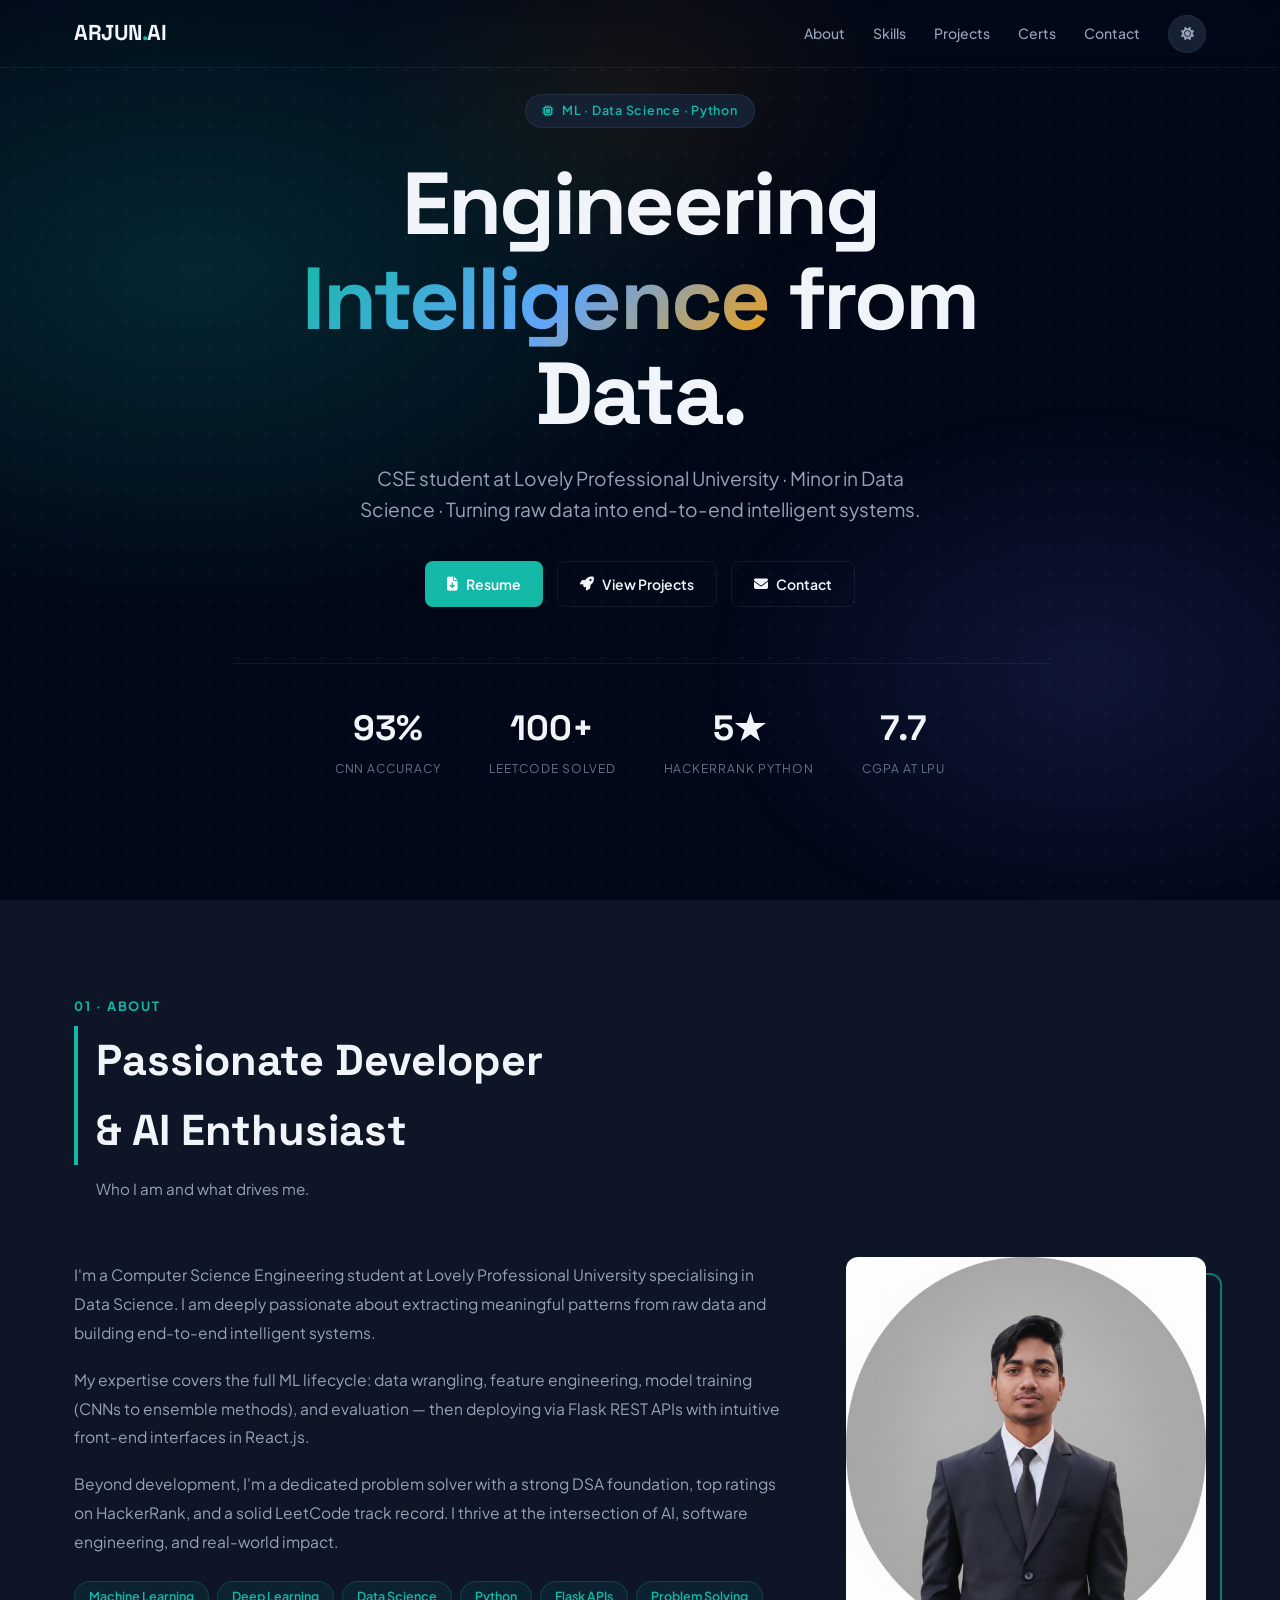
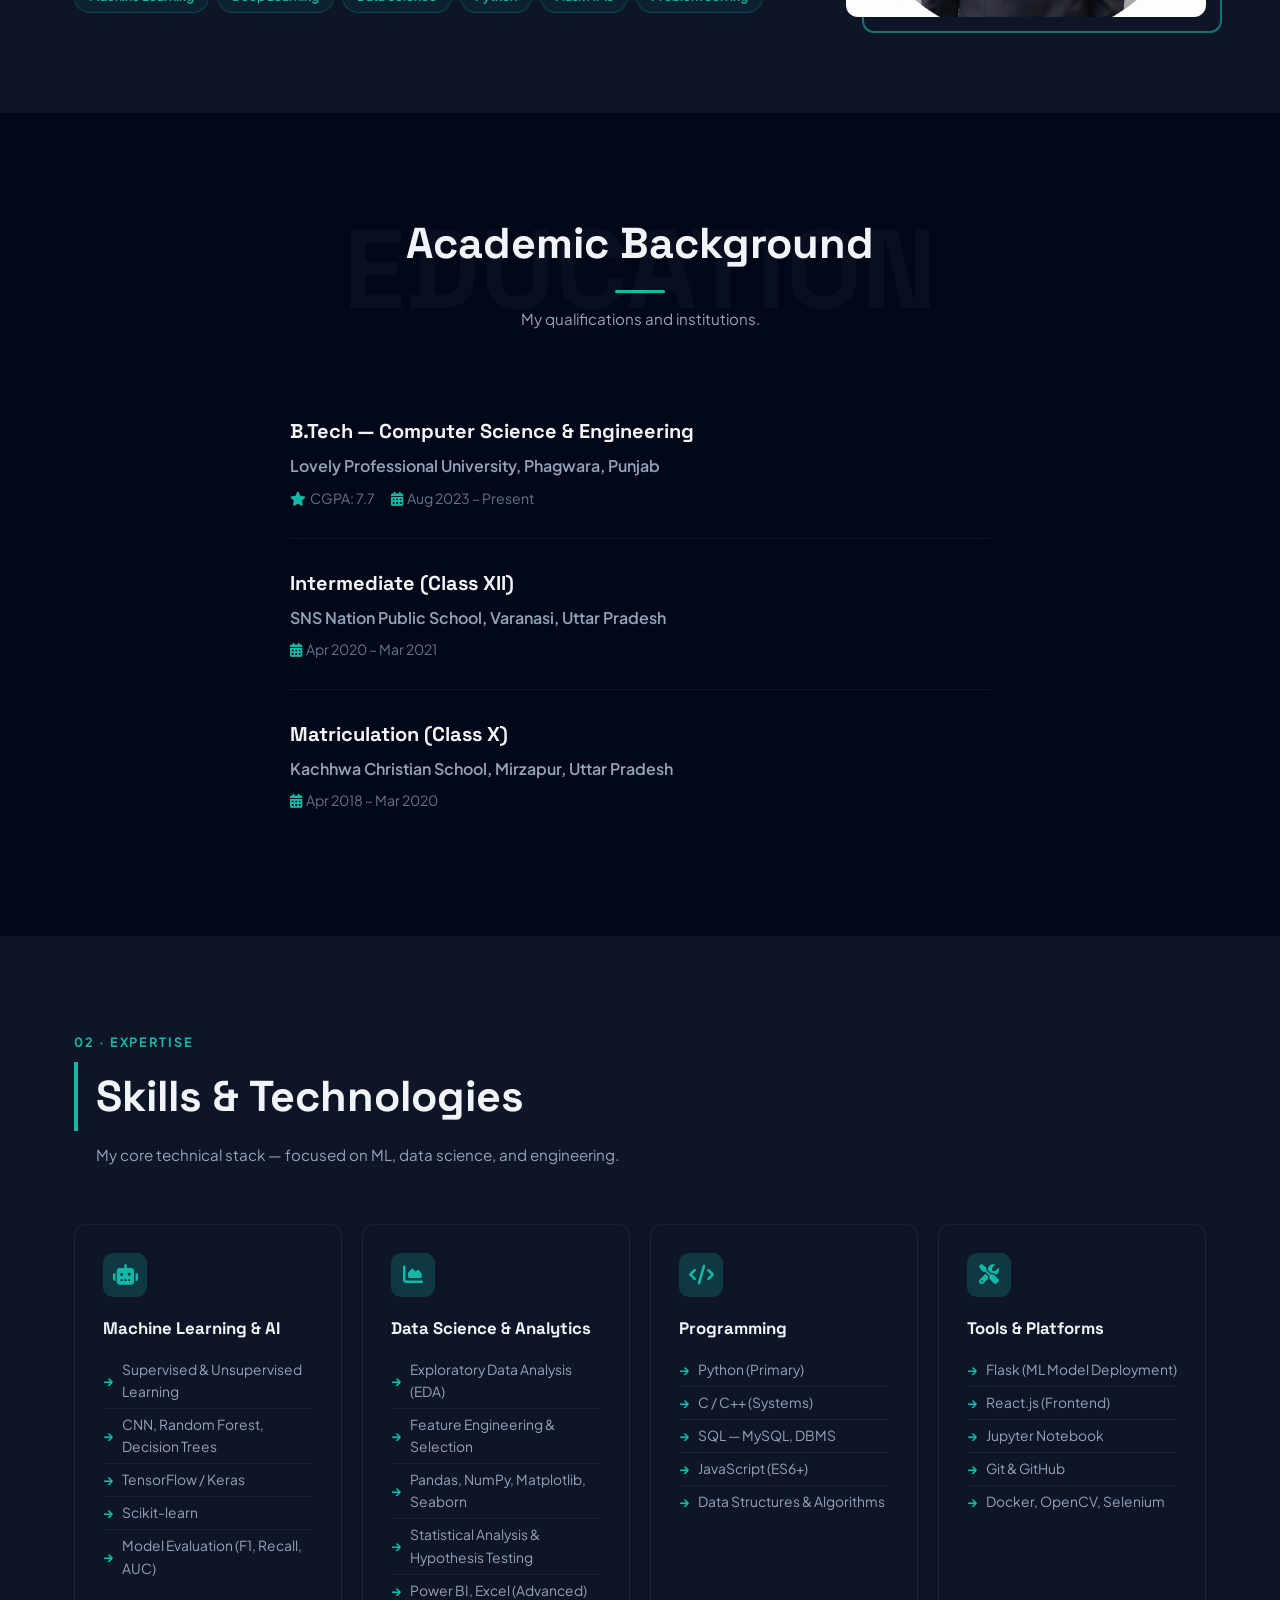
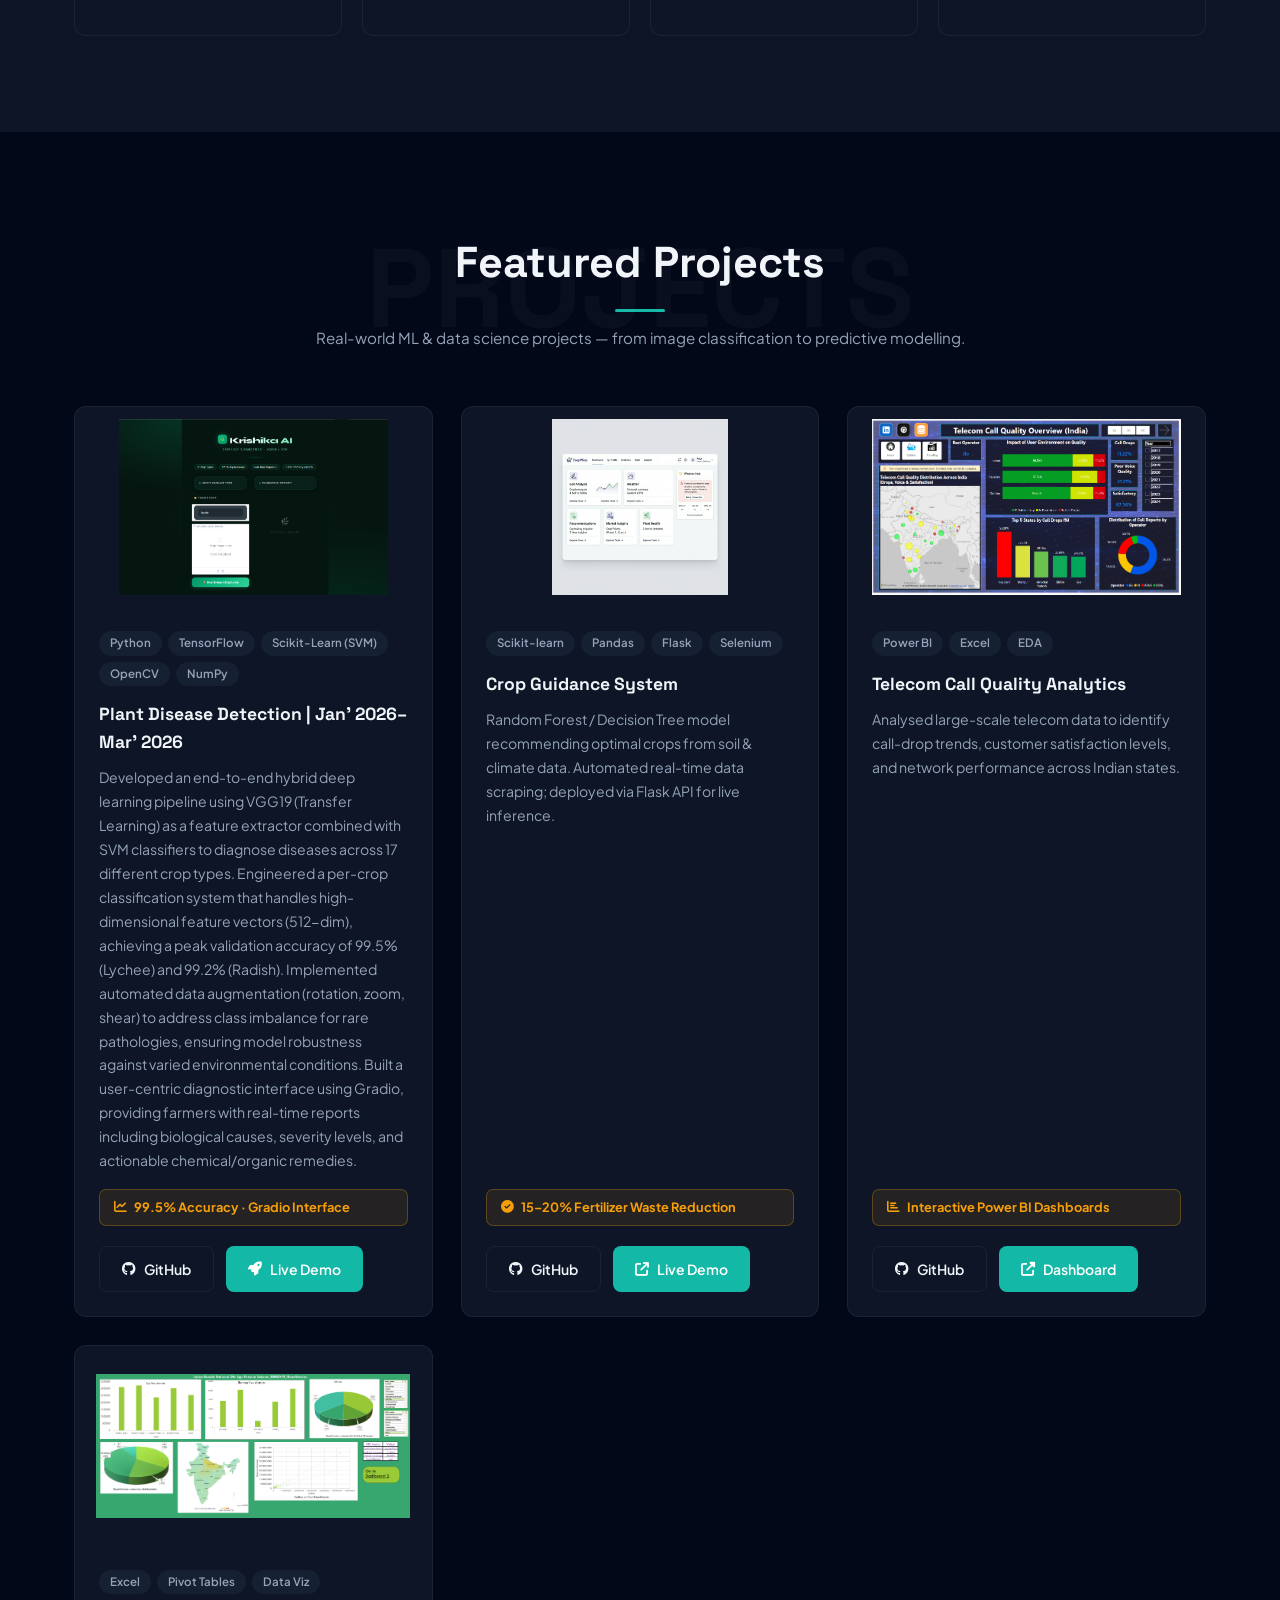
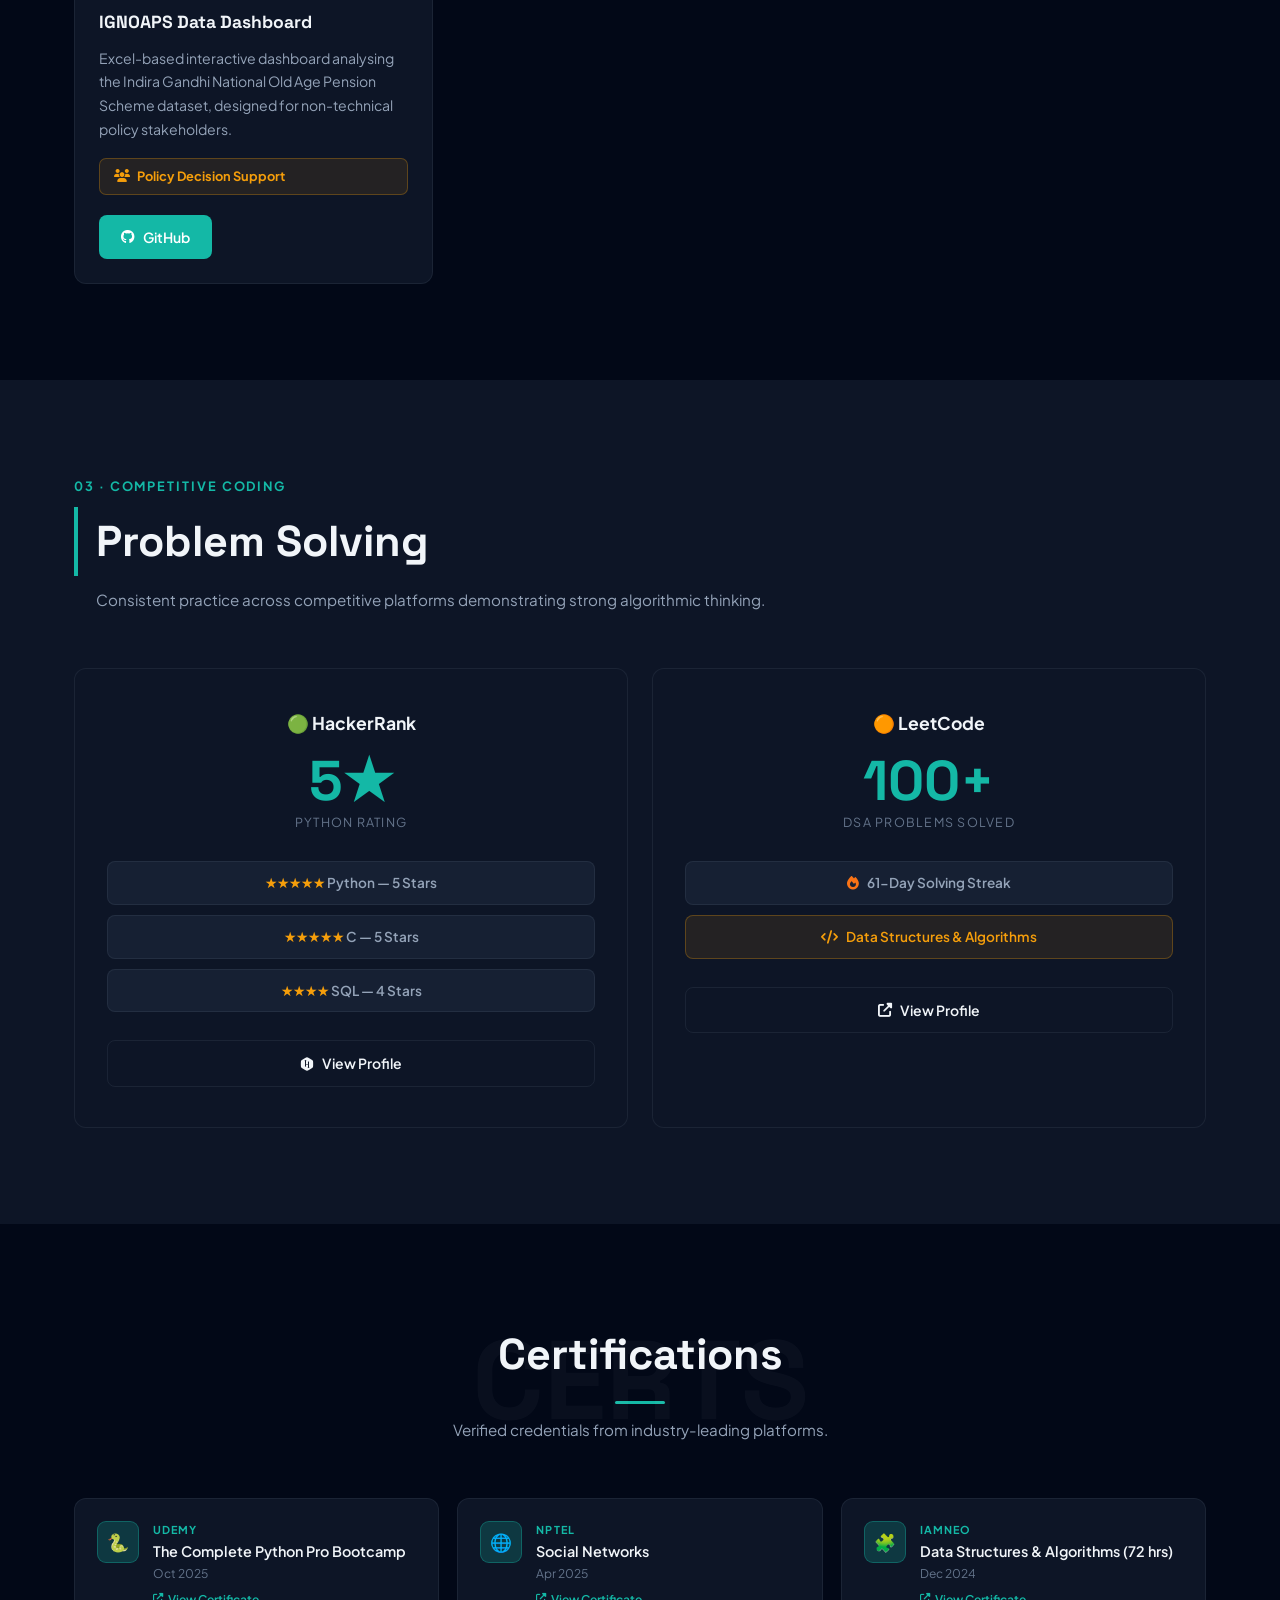
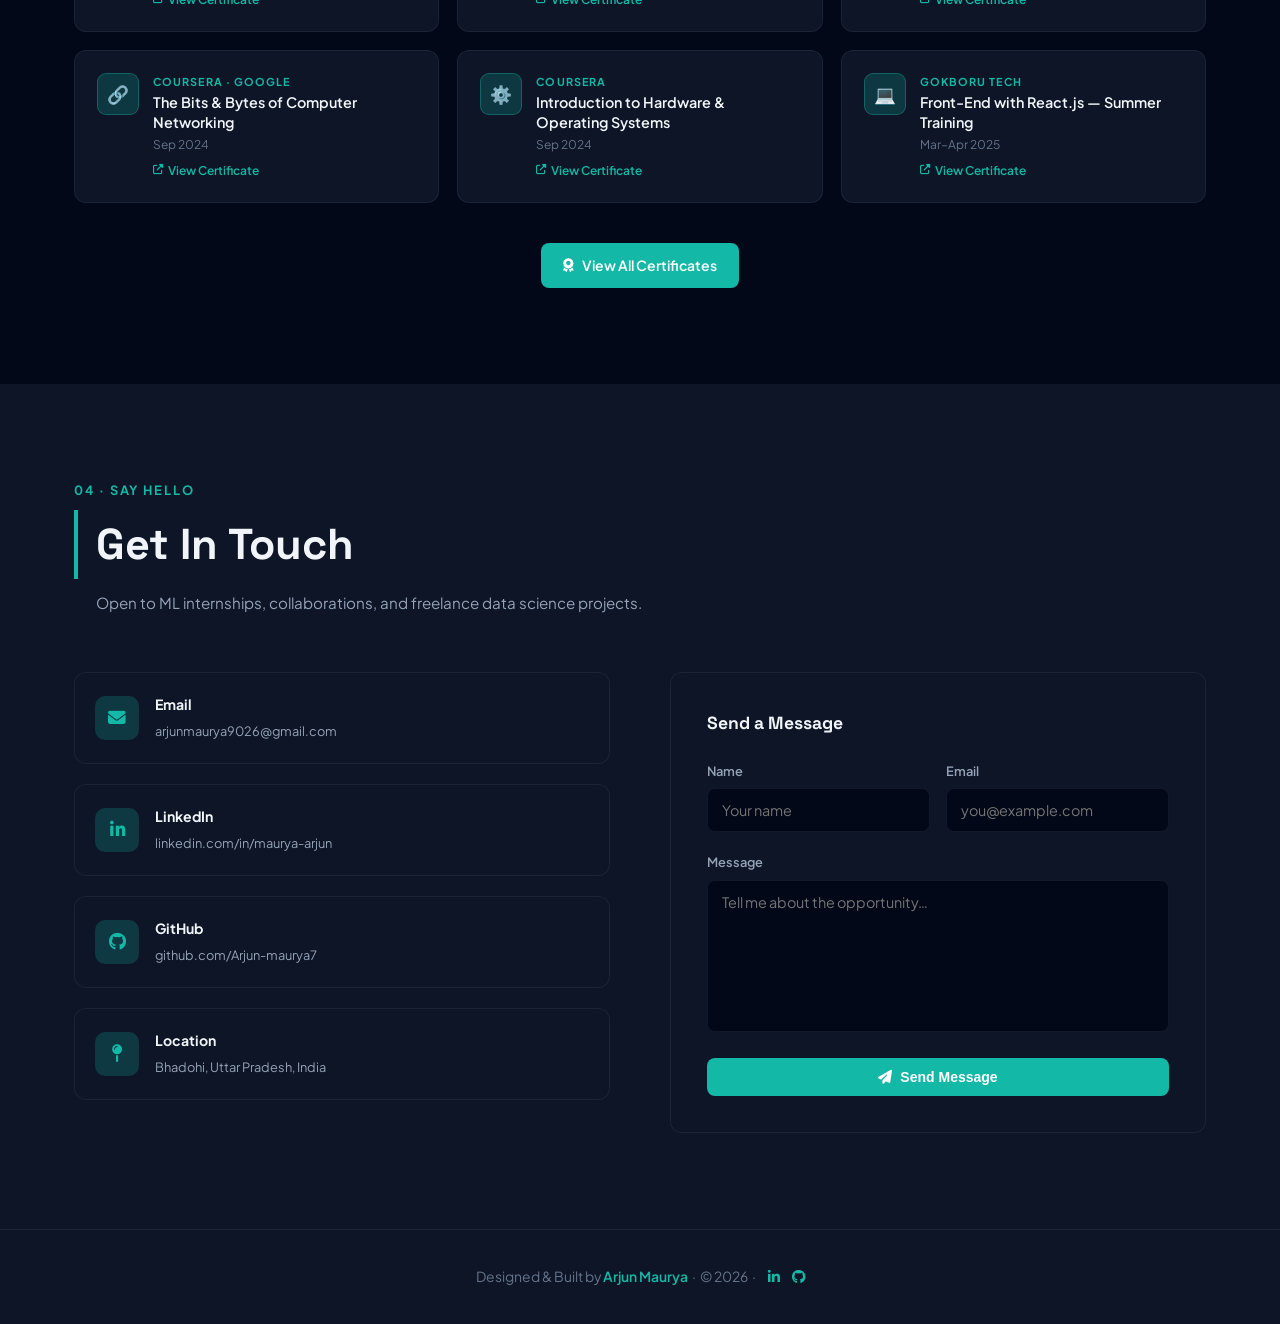
<file: templates/synthetic_portfolio.html>
<!DOCTYPE html>
<html lang="en">
<head>
<meta charset="UTF-8">
<meta name="viewport" content="width=device-width, initial-scale=1.0">
<meta name="description" content="Arjun Maurya — ML & Data Science Engineer. Python, TensorFlow, Scikit-learn, Flask.">
<title>Arjun Maurya — AI & Data Science Portfolio</title>
<link rel="icon" type="image/jpeg" href="{{ url_for('static', filename='images/logo.jpg') }}">
<link rel="preconnect" href="https://fonts.googleapis.com">
<link href="https://fonts.googleapis.com/css2?family=Space+Grotesk:wght@500;600;700;800&family=Plus+Jakarta+Sans:wght@400;500;600&display=swap" rel="stylesheet">
<link rel="stylesheet" href="https://cdnjs.cloudflare.com/ajax/libs/font-awesome/6.5.0/css/all.min.css">
<style>
/* ─── TOKENS ─────────────────────────────────────────── */
:root{
  --bg:#020817;--surface:#0d1526;--s2:#162033;--border:rgba(148,163,184,.1);--bh:rgba(20,184,166,.35);
  --accent:#14b8a6;--ag:rgba(20,184,166,.22);--a2:rgba(20,184,166,.08);
  --alt:#f59e0b;--altg:rgba(245,158,11,.28);--alt2:rgba(245,158,11,.1);
  --txt:#f1f5f9;--m:#94a3b8;--d:#64748b;
  --r:12px;--nav:68px;
  --ease:cubic-bezier(.23,1,.32,1);
}
:root[data-theme=light]{
  --bg:#f0f4f8;--surface:#fff;--s2:#e8eef5;--border:rgba(15,23,42,.09);--bh:rgba(13,148,136,.3);
  --accent:#0d9488;--ag:rgba(13,148,136,.12);--a2:rgba(13,148,136,.06);
  --alt:#d97706;--altg:rgba(217,119,6,.2);--alt2:rgba(217,119,6,.08);
  --txt:#0f172a;--m:#475569;--d:#64748b;
}

/* ─── RESET ──────────────────────────────────────────── */
*,*::before,*::after{margin:0;padding:0;box-sizing:border-box}
html{scroll-behavior:smooth}
body{font-family:'Plus Jakarta Sans',sans-serif;background:var(--bg);color:var(--txt);line-height:1.6;overflow-x:hidden;transition:background .4s,color .4s}
h1,h2,h3,h4{font-family:'Space Grotesk',sans-serif;font-weight:700}
a{text-decoration:none;color:inherit}
img{display:block;max-width:100%}

/* ─── ML DOT-GRID ────────────────────────────────────── */
body::before{
  content:'';position:fixed;inset:0;pointer-events:none;z-index:0;
  background-image:radial-gradient(circle,var(--border) 1px,transparent 1px);
  background-size:28px 28px;
}

/* ─── NAV ────────────────────────────────────────────── */
header{height:var(--nav);position:fixed;inset:0 0 auto;z-index:100;backdrop-filter:blur(14px);border-bottom:1px solid var(--border);transition:background .3s}
header.up{background:rgba(2,8,23,.75)}
:root[data-theme=light] header.up{background:rgba(240,244,248,.82)}
.nav{max-width:1180px;margin:0 auto;padding:0 24px;height:100%;display:flex;align-items:center;justify-content:space-between}
.logo{font-family:'Space Grotesk',sans-serif;font-size:1.35rem;font-weight:800;letter-spacing:-.02em}
.logo em{color:var(--accent);font-style:normal}
.nav-links{display:flex;align-items:center;gap:28px}
.nl{font-size:.875rem;font-weight:500;color:var(--m);transition:color .2s}
.nl:hover,.nl.on{color:var(--accent)}
#tt{width:38px;height:38px;border-radius:50%;border:1px solid var(--border);background:var(--s2);color:var(--m);cursor:pointer;display:flex;align-items:center;justify-content:center;transition:border-color .2s,color .2s}
#tt:hover{border-color:var(--accent);color:var(--accent)}

/* ─── BUTTONS ────────────────────────────────────────── */
.btn{display:inline-flex;align-items:center;gap:8px;padding:11px 22px;border-radius:8px;font-size:.875rem;font-weight:600;cursor:pointer;transition:all .25s var(--ease)}
.btn-p{background:var(--accent);color:#fff;border:none}
.btn-p:hover{transform:translateY(-2px);box-shadow:0 8px 24px var(--ag);filter:brightness(1.1)}
.btn-o{background:transparent;border:1px solid var(--border);color:var(--txt)}
.btn-o:hover{border-color:var(--accent);background:var(--a2)}

/* ─── SECTIONS ───────────────────────────────────────── */
section{padding:96px 0;position:relative;z-index:1}
.wrap{max-width:1180px;margin:0 auto;padding:0 24px}
.alt-bg{background:var(--surface)}

/* ─── HEADER VARIANT A — Left-ruled with number ──────── */
.hv-a{margin-bottom:56px}
.hv-a .num{font-size:.8rem;font-weight:700;letter-spacing:.15em;color:var(--accent);text-transform:uppercase;display:block;margin-bottom:10px}
.hv-a h2{font-size:clamp(1.9rem,4vw,2.7rem);margin-bottom:12px;border-left:4px solid var(--accent);padding-left:18px}
.hv-a p{color:var(--m);font-size:.95rem;padding-left:22px}

/* ─── HEADER VARIANT B — Ghost big text backdrop ─────── */
.hv-b{margin-bottom:56px;text-align:center;position:relative}
.hv-b .ghost{position:absolute;top:50%;left:50%;transform:translate(-50%,-50%);font-size:7rem;font-weight:800;color:var(--txt);opacity:.03;white-space:nowrap;user-select:none;font-family:'Space Grotesk',sans-serif}
.hv-b h2{font-size:clamp(1.9rem,4vw,2.7rem);position:relative}
.hv-b .hl{width:50px;height:3px;background:var(--accent);border-radius:2px;margin:12px auto 14px}
.hv-b p{color:var(--m);font-size:.95rem;position:relative}

/* ─── HERO ───────────────────────────────────────────── */
#hero{min-height:100vh;display:flex;align-items:center;padding-top:var(--nav);
  background:radial-gradient(ellipse 70% 60% at 15% 30%,rgba(20,184,166,.18) 0%,transparent 65%),
             radial-gradient(ellipse 50% 50% at 85% 75%,rgba(99,102,241,.14) 0%,transparent 60%),
             radial-gradient(ellipse 40% 40% at 50% 10%,rgba(245,158,11,.08) 0%,transparent 55%);}
.hero-inner{text-align:center;max-width:820px;margin:0 auto}
.hero-chip{display:inline-flex;align-items:center;gap:8px;padding:6px 16px;background:var(--s2);border:1px solid var(--border);border-radius:100px;font-size:.78rem;font-weight:600;color:var(--accent);margin-bottom:28px;letter-spacing:.06em}
.hero-chip i{font-size:.7rem}
h1.ht{font-size:clamp(2.8rem,7vw,5.5rem);line-height:1.08;letter-spacing:-.03em;margin-bottom:22px}
h1.ht .gr{background:linear-gradient(135deg,var(--accent) 0%,#60a5fa 55%,var(--alt) 100%);-webkit-background-clip:text;background-clip:text;-webkit-text-fill-color:transparent}
.hero-sub{font-size:clamp(1rem,2.2vw,1.2rem);color:var(--m);max-width:560px;margin:0 auto 36px}
.hero-btns{display:flex;flex-wrap:wrap;gap:14px;justify-content:center;margin-bottom:56px}
.hero-stats{display:flex;justify-content:center;gap:48px;border-top:1px solid var(--border);padding-top:36px}
.hs-n{font-family:'Space Grotesk',sans-serif;font-size:2.2rem;font-weight:800;color:var(--txt)}
.hs-l{font-size:.75rem;color:var(--d);text-transform:uppercase;letter-spacing:.08em;margin-top:2px}

/* ─── ABOUT ──────────────────────────────────────────── */
.about-g{display:grid;grid-template-columns:1fr 360px;gap:64px;align-items:center}
.about-txt p{color:var(--m);line-height:1.85;margin-bottom:18px;font-size:.975rem}
.about-txt p:last-child{margin-bottom:0}
.tags{display:flex;flex-wrap:wrap;gap:8px;margin-top:24px}
.tag{font-size:.78rem;font-weight:600;padding:5px 14px;border-radius:100px;background:var(--a2);border:1px solid var(--ag);color:var(--accent)}
.avatar-col{position:relative}
.avatar-col img{width:100%;aspect-ratio:1;object-fit:cover;object-position:top;border-radius:var(--r);position:relative;z-index:2}
.avatar-col::after{content:'';position:absolute;inset:16px -16px -16px 16px;border:2px solid var(--accent);border-radius:var(--r);z-index:1;opacity:.6}

/* ─── SKILLS ─────────────────────────────────────────── */
.skills-g{display:grid;grid-template-columns:repeat(auto-fit,minmax(260px,1fr));gap:20px}
.sk{background:var(--surface);border:1px solid var(--border);border-radius:var(--r);padding:28px;transition:transform .3s var(--ease),border-color .3s}
.sk:hover{transform:translateY(-5px);border-color:var(--accent)}
.sk-icon{width:44px;height:44px;border-radius:10px;background:var(--ag);color:var(--accent);display:flex;align-items:center;justify-content:center;font-size:1.25rem;margin-bottom:18px}
.sk h3{font-size:1.05rem;margin-bottom:12px}
.sk ul{list-style:none}
.sk ul li{font-size:.865rem;color:var(--m);padding:5px 0;border-bottom:1px solid var(--border);display:flex;align-items:center;gap:8px}
.sk ul li:last-child{border-bottom:none}
.sk ul li::before{content:'→';color:var(--accent);font-weight:700;flex-shrink:0}

/* ─── PROJECTS ───────────────────────────────────────── */
.proj-g{display:grid;grid-template-columns:repeat(auto-fit,minmax(320px,1fr));gap:28px}
.pc{background:var(--surface);border:1px solid var(--border);border-radius:var(--r);overflow:hidden;display:flex;flex-direction:column;transition:transform .3s var(--ease),border-color .3s}
.pc:hover{transform:translateY(-6px);border-color:var(--bh)}
.pc-img{height:200px;overflow:hidden;position:relative;display:flex;align-items:center;justify-content:center}
.pc-img img{width:88%;height:88%;object-fit:contain;transition:transform .5s var(--ease)}
.pc:hover .pc-img img{transform:scale(1.02)}
.pc-img-icon{height:200px;display:flex;align-items:center;justify-content:center;font-size:3.5rem}
.pc-body{padding:24px;flex:1;display:flex;flex-direction:column}
.pc-chips{display:flex;flex-wrap:wrap;gap:6px;margin-bottom:14px}
.pc-chip{font-size:.72rem;font-weight:600;padding:3px 11px;border-radius:100px;background:var(--s2);color:var(--m)}
.pc h3{font-size:1.1rem;margin-bottom:10px}
.pc p{font-size:.88rem;color:var(--m);line-height:1.7;flex:1;margin-bottom:16px}
.metric{display:inline-flex;align-items:center;gap:7px;font-size:.8rem;font-weight:700;color:var(--alt);background:var(--alt2);border:1px solid var(--altg);padding:7px 14px;border-radius:7px;margin-bottom:20px}
.pc-links{display:flex;gap:12px;margin-top:auto}

/* ─── PROBLEM SOLVING ────────────────────────────────── */
.ps-g{display:grid;grid-template-columns:repeat(auto-fit,minmax(280px,1fr));gap:24px}
.psc{background:var(--surface);border:1px solid var(--border);border-radius:var(--r);padding:40px 32px;text-align:center;transition:border-color .3s}
.psc:hover{border-color:var(--bh)}
.psc-name{font-size:1.1rem;font-weight:700;margin-bottom:6px}
.psc-stat{font-family:'Space Grotesk',sans-serif;font-size:3.5rem;font-weight:800;color:var(--accent);line-height:1;margin:16px 0 4px}
.psc-lbl{font-size:.78rem;text-transform:uppercase;letter-spacing:.1em;color:var(--d);margin-bottom:28px}
.stars{color:#f59e0b}

/* ─── CERTS ──────────────────────────────────────────── */
.cert-g{display:grid;grid-template-columns:repeat(auto-fit,minmax(272px,1fr));gap:18px}
.cc{background:var(--surface);border:1px solid var(--border);border-radius:var(--r);padding:22px;display:flex;gap:14px;align-items:flex-start;transition:border-color .3s}
.cc:hover{border-color:var(--bh)}
.cc-ico{width:42px;height:42px;border-radius:9px;background:var(--ag);border:1px solid var(--bh);flex-shrink:0;display:flex;align-items:center;justify-content:center;font-size:1.1rem}
.cc-prov{font-size:.68rem;font-weight:700;color:var(--accent);text-transform:uppercase;letter-spacing:.1em}
.cc-name{font-size:.9rem;font-weight:600;color:var(--txt);line-height:1.35;margin:3px 0}
.cc-date{font-size:.75rem;color:var(--d)}
.cc-link{display:inline-flex;align-items:center;gap:5px;font-size:.75rem;font-weight:600;color:var(--accent);margin-top:4px}

/* ─── CONTACT ────────────────────────────────────────── */
.contact-g{display:grid;grid-template-columns:1fr 1fr;gap:60px;align-items:start}
.contact-info{display:flex;flex-direction:column;gap:20px}
.ci{display:flex;align-items:center;gap:16px;padding:20px;background:var(--surface);border:1px solid var(--border);border-radius:var(--r);text-decoration:none;color:var(--txt);transition:var(--ease) .25s;transition-property:border-color,transform}
.ci:hover{border-color:var(--accent);transform:translateX(6px)}
.ci-icon{width:44px;height:44px;border-radius:10px;background:var(--ag);color:var(--accent);display:flex;align-items:center;justify-content:center;font-size:1.1rem;flex-shrink:0}
.ci strong{display:block;font-size:.88rem;font-weight:700;margin-bottom:2px}
.ci span{font-size:.8rem;color:var(--m)}
.cf{background:var(--surface);border:1px solid var(--border);border-radius:var(--r);padding:36px}
.cf h3{font-size:1.1rem;margin-bottom:24px}
.fg{margin-bottom:20px}
.fg label{display:block;font-size:.8rem;font-weight:600;color:var(--m);margin-bottom:7px}
.fi{width:100%;padding:12px 14px;background:var(--bg);border:1px solid var(--border);border-radius:8px;color:var(--txt);font-family:'Plus Jakarta Sans',sans-serif;font-size:.9rem;transition:border-color .2s,box-shadow .2s;resize:none}
.fi:focus{outline:none;border-color:var(--accent);box-shadow:0 0 0 3px var(--ag)}

/* ─── FOOTER ─────────────────────────────────────────── */
footer{padding:36px 0;text-align:center;border-top:1px solid var(--border);background:var(--surface);font-size:.87rem;color:var(--d)}
footer a{color:var(--accent);font-weight:600}

/* ─── EDUCATION ──────────────────────────────────────── */
.edu-list{max-width:700px;margin:0 auto;display:flex;flex-direction:column}
.edu-item{padding:28px 0;border-bottom:1px solid var(--border)}
.edu-item:last-child{border-bottom:none}
.edu-item h3{font-size:1.25rem;margin-bottom:6px}
.edu-item .inst{font-size:1rem;font-weight:600;color:var(--m);margin-bottom:8px}
.edu-meta{display:flex;gap:16px;font-size:.88rem;color:var(--d)}
.edu-meta i{color:var(--accent);margin-right:4px}

/* ─── RESPONSIVE ─────────────────────────────────────── */
@media(max-width:900px){
  .about-g{grid-template-columns:1fr}.avatar-col{display:none}
  .contact-g{grid-template-columns:1fr}
  .hero-stats{gap:28px}
}
@media(max-width:600px){
  .nav-links .nl{display:none}.nav-links .nl:last-child,.nav-links .nl:nth-last-child(2){display:flex}
  h1.ht{font-size:2.8rem}
}
</style>
</head>
<body>

<!-- ═══════════ NAV ═══════════════════════════════════ -->
<header id="nav">
  <div class="nav">
    <a href="#hero" class="logo">ARJUN<em>.</em>AI</a>
    <div class="nav-links">
      <a href="#about" class="nl">About</a>
      <a href="#skills" class="nl">Skills</a>
      <a href="#projects" class="nl">Projects</a>
      <a href="#certifications" class="nl">Certs</a>
      <a href="#contact" class="nl">Contact</a>
      <button id="tt" title="Toggle theme"><i class="fas fa-moon"></i></button>
    </div>
  </div>
</header>

<!-- ═══════════ HERO ══════════════════════════════════ -->
<section id="hero">
  <div class="wrap">
    <div class="hero-inner">
      <div class="hero-chip"><i class="fas fa-microchip"></i> ML · Data Science · Python</div>
      <h1 class="ht">Engineering <span class="gr">Intelligence</span> from Data.</h1>
      <p class="hero-sub">CSE student at Lovely Professional University · Minor in Data Science · Turning raw data into end-to-end intelligent systems.</p>
      <div class="hero-btns">
        <a href="/static/resume/Arjun_maurya_CV.pdf" download class="btn btn-p"><i class="fas fa-file-arrow-down"></i> Resume</a>
        <a href="#projects" class="btn btn-o"><i class="fas fa-rocket"></i> View Projects</a>
        <a href="#contact" class="btn btn-o"><i class="fas fa-envelope"></i> Contact</a>
      </div>
      <div class="hero-stats">
        <div><div class="hs-n">93%</div><div class="hs-l">CNN Accuracy</div></div>
        <div><div class="hs-n">100+</div><div class="hs-l">LeetCode Solved</div></div>
        <div><div class="hs-n">5★</div><div class="hs-l">HackerRank Python</div></div>
        <div><div class="hs-n">7.7</div><div class="hs-l">CGPA at LPU</div></div>
      </div>
    </div>
  </div>
</section>

<!-- ═══════════ ABOUT ════════════════════════════════ -->
<section id="about" class="alt-bg">
  <div class="wrap">
    <div class="hv-a">
      <span class="num">01 · About</span>
      <h2>Passionate Developer<br>&amp; AI Enthusiast</h2>
      <p>Who I am and what drives me.</p>
    </div>
    <div class="about-g">
      <div class="about-txt">
        <p>I'm a Computer Science Engineering student at Lovely Professional University specialising in Data Science. I am deeply passionate about extracting meaningful patterns from raw data and building end-to-end intelligent systems.</p>
        <p>My expertise covers the full ML lifecycle: data wrangling, feature engineering, model training (CNNs to ensemble methods), and evaluation — then deploying via Flask REST APIs with intuitive front-end interfaces in React.js.</p>
        <p>Beyond development, I'm a dedicated problem solver with a strong DSA foundation, top ratings on HackerRank, and a solid LeetCode track record. I thrive at the intersection of AI, software engineering, and real-world impact.</p>
        <div class="tags">
          <span class="tag">Machine Learning</span><span class="tag">Deep Learning</span>
          <span class="tag">Data Science</span><span class="tag">Python</span>
          <span class="tag">Flask APIs</span><span class="tag">Problem Solving</span>
        </div>
      </div>
      <div class="avatar-col">
        <img src="/static/images/My_image.png" alt="Arjun Maurya">
      </div>
    </div>
  </div>
</section>

<!-- ═══════════ EDUCATION ════════════════════════════ -->
<section id="education">
  <div class="wrap">
    <div class="hv-b">
      <span class="ghost">EDUCATION</span>
      <h2>Academic Background</h2>
      <div class="hl"></div>
      <p>My qualifications and institutions.</p>
    </div>
    <div class="edu-list">
      <div class="edu-item">
        <h3>B.Tech — Computer Science &amp; Engineering</h3>
        <div class="inst">Lovely Professional University, Phagwara, Punjab</div>
        <div class="edu-meta"><span><i class="fas fa-star"></i>CGPA: 7.7</span><span><i class="fas fa-calendar-alt"></i>Aug 2023 – Present</span></div>
      </div>
      <div class="edu-item">
        <h3>Intermediate (Class XII)</h3>
        <div class="inst">SNS Nation Public School, Varanasi, Uttar Pradesh</div>
        <div class="edu-meta"><span><i class="fas fa-calendar-alt"></i>Apr 2020 – Mar 2021</span></div>
      </div>
      <div class="edu-item">
        <h3>Matriculation (Class X)</h3>
        <div class="inst">Kachhwa Christian School, Mirzapur, Uttar Pradesh</div>
        <div class="edu-meta"><span><i class="fas fa-calendar-alt"></i>Apr 2018 – Mar 2020</span></div>
      </div>
    </div>
  </div>
</section>

<!-- ═══════════ SKILLS ════════════════════════════════ -->
<section id="skills" class="alt-bg">
  <div class="wrap">
    <div class="hv-a">
      <span class="num">02 · Expertise</span>
      <h2>Skills &amp; Technologies</h2>
      <p>My core technical stack — focused on ML, data science, and engineering.</p>
    </div>
    <div class="skills-g">
      <div class="sk">
        <div class="sk-icon"><i class="fas fa-robot"></i></div>
        <h3>Machine Learning &amp; AI</h3>
        <ul>
          <li>Supervised &amp; Unsupervised Learning</li>
          <li>CNN, Random Forest, Decision Trees</li>
          <li>TensorFlow / Keras</li>
          <li>Scikit-learn</li>
          <li>Model Evaluation (F1, Recall, AUC)</li>
        </ul>
      </div>
      <div class="sk">
        <div class="sk-icon"><i class="fas fa-chart-area"></i></div>
        <h3>Data Science &amp; Analytics</h3>
        <ul>
          <li>Exploratory Data Analysis (EDA)</li>
          <li>Feature Engineering &amp; Selection</li>
          <li>Pandas, NumPy, Matplotlib, Seaborn</li>
          <li>Statistical Analysis &amp; Hypothesis Testing</li>
          <li>Power BI, Excel (Advanced)</li>
        </ul>
      </div>
      <div class="sk">
        <div class="sk-icon"><i class="fas fa-code"></i></div>
        <h3>Programming</h3>
        <ul>
          <li>Python (Primary)</li>
          <li>C / C++ (Systems)</li>
          <li>SQL — MySQL, DBMS</li>
          <li>JavaScript (ES6+)</li>
          <li>Data Structures &amp; Algorithms</li>
        </ul>
      </div>
      <div class="sk">
        <div class="sk-icon"><i class="fas fa-tools"></i></div>
        <h3>Tools &amp; Platforms</h3>
        <ul>
          <li>Flask (ML Model Deployment)</li>
          <li>React.js (Frontend)</li>
          <li>Jupyter Notebook</li>
          <li>Git &amp; GitHub</li>
          <li>Docker, OpenCV, Selenium</li>
        </ul>
      </div>
    </div>
  </div>
</section>

<!-- ═══════════ PROJECTS ══════════════════════════════ -->
<section id="projects">
  <div class="wrap">
    <div class="hv-b">
      <span class="ghost">PROJECTS</span>
      <h2>Featured Projects</h2>
      <div class="hl"></div>
      <p>Real-world ML &amp; data science projects — from image classification to predictive modelling.</p>
    </div>
    <div class="proj-g">

      <!-- Plant Disease -->
      <div class="pc">
        <div class="pc-img"><img src="/static/images/plant_disease_v2.png" alt="Plant Disease Detection"></div>
        <div class="pc-body">
          <div class="pc-chips"><span class="pc-chip">Python</span><span class="pc-chip">TensorFlow</span><span class="pc-chip">Scikit-Learn (SVM)</span><span class="pc-chip">OpenCV</span><span class="pc-chip">NumPy</span></div>
          <h3>Plant Disease Detection | Jan’ 2026–Mar’ 2026</h3>
          <p>Developed an end-to-end hybrid deep learning pipeline using VGG19 (Transfer Learning) as a feature extractor combined with SVM classifiers to diagnose diseases across 17 different crop types. Engineered a per-crop classification system that handles high-dimensional feature vectors (512-dim), achieving a peak validation accuracy of 99.5% (Lychee) and 99.2% (Radish). Implemented automated data augmentation (rotation, zoom, shear) to address class imbalance for rare pathologies, ensuring model robustness against varied environmental conditions. Built a user-centric diagnostic interface using Gradio, providing farmers with real-time reports including biological causes, severity levels, and actionable chemical/organic remedies.</p>
          <div class="metric"><i class="fas fa-chart-line"></i> 99.5% Accuracy · Gradio Interface</div>
          <div class="pc-links">
            <a href="https://github.com/Arjun-maurya7" target="_blank" rel="noopener" class="btn btn-o"><i class="fab fa-github"></i> GitHub</a>
            <a href="https://huggingface.co/spaces/Arjun-Maurya/krishika-ai" target="_blank" rel="noopener" class="btn btn-p"><i class="fas fa-rocket"></i> Live Demo</a>
          </div>
        </div>
      </div>

      <!-- Crop Guidance -->
      <div class="pc">
        <div class="pc-img"><img src="/static/images/crop_guidance.png" alt="Crop Guidance System"></div>
        <div class="pc-body">
          <div class="pc-chips"><span class="pc-chip">Scikit-learn</span><span class="pc-chip">Pandas</span><span class="pc-chip">Flask</span><span class="pc-chip">Selenium</span></div>
          <h3>Crop Guidance System</h3>
          <p>Random Forest / Decision Tree model recommending optimal crops from soil &amp; climate data. Automated real-time data scraping; deployed via Flask API for live inference.</p>
          <div class="metric"><i class="fas fa-check-circle"></i> 15–20% Fertilizer Waste Reduction</div>
          <div class="pc-links">
            <a href="https://github.com/Arjun-maurya7" target="_blank" rel="noopener" class="btn btn-o"><i class="fab fa-github"></i> GitHub</a>
            <a href="https://crop.prep4place.com/" target="_blank" rel="noopener" class="btn btn-p"><i class="fas fa-arrow-up-right-from-square"></i> Live Demo</a>
          </div>
        </div>
      </div>

      <!-- Telecom -->
      <div class="pc">
        <div class="pc-img"><img src="/static/images/telecom_analytics.png" alt="Telecom Analytics"></div>
        <div class="pc-body">
          <div class="pc-chips"><span class="pc-chip">Power BI</span><span class="pc-chip">Excel</span><span class="pc-chip">EDA</span></div>
          <h3>Telecom Call Quality Analytics</h3>
          <p>Analysed large-scale telecom data to identify call-drop trends, customer satisfaction levels, and network performance across Indian states.</p>
          <div class="metric"><i class="fas fa-chart-bar"></i> Interactive Power BI Dashboards</div>
          <div class="pc-links">
            <a href="https://github.com/Arjun-maurya7" target="_blank" rel="noopener" class="btn btn-o"><i class="fab fa-github"></i> GitHub</a>
            <a href="https://app.powerbi.com/groups/me/reports/3257d257-0102-4cfd-a14d-a1cbe9aef9b6/ed11c7088bd4d9259cde?experience=power-bi" target="_blank" rel="noopener" class="btn btn-p"><i class="fas fa-external-link-alt"></i> Dashboard</a>
          </div>
        </div>
      </div>

      <!-- IGNOAPS -->
      <div class="pc">
        <div class="pc-img"><img src="/static/images/ignoaps_dashboard.png" alt="IGNOAPS Dashboard"></div>
        <div class="pc-body">
          <div class="pc-chips"><span class="pc-chip">Excel</span><span class="pc-chip">Pivot Tables</span><span class="pc-chip">Data Viz</span></div>
          <h3>IGNOAPS Data Dashboard</h3>
          <p>Excel-based interactive dashboard analysing the Indira Gandhi National Old Age Pension Scheme dataset, designed for non-technical policy stakeholders.</p>
          <div class="metric"><i class="fas fa-users"></i> Policy Decision Support</div>
          <div class="pc-links">
            <a href="https://github.com/Arjun-maurya7/Data_Analysis_on_IGNOAPS" target="_blank" rel="noopener" class="btn btn-p"><i class="fab fa-github"></i> GitHub</a>
          </div>
        </div>
      </div>

    </div>
  </div>
</section>

<!-- ═══════════ PROBLEM SOLVING ══════════════════════ -->
<section id="problem-solving" class="alt-bg">
  <div class="wrap">
    <div class="hv-a">
      <span class="num">03 · Competitive Coding</span>
      <h2>Problem Solving</h2>
      <p>Consistent practice across competitive platforms demonstrating strong algorithmic thinking.</p>
    </div>
    <div class="ps-g">
      <div class="psc">
        <div class="psc-name">🟢 HackerRank</div>
        <div class="psc-stat">5★</div>
        <div class="psc-lbl">Python Rating</div>
        <div style="display:flex;flex-direction:column;gap:10px;margin-bottom:28px">
          <div style="background:var(--s2);border:1px solid var(--border);border-radius:8px;padding:10px 16px;font-size:.85rem;font-weight:600;color:var(--m)"><span class="stars">★★★★★</span> Python — 5 Stars</div>
          <div style="background:var(--s2);border:1px solid var(--border);border-radius:8px;padding:10px 16px;font-size:.85rem;font-weight:600;color:var(--m)"><span class="stars">★★★★★</span> C — 5 Stars</div>
          <div style="background:var(--s2);border:1px solid var(--border);border-radius:8px;padding:10px 16px;font-size:.85rem;font-weight:600;color:var(--m)"><span class="stars">★★★★</span> SQL — 4 Stars</div>
        </div>
        <a href="https://www.hackerrank.com/profile/arjunmaurya9026" target="_blank" rel="noopener" class="btn btn-o" style="width:100%;justify-content:center"><i class="fab fa-hackerrank"></i> View Profile</a>
      </div>
      <div class="psc">
        <div class="psc-name">🟠 LeetCode</div>
        <div class="psc-stat">100+</div>
        <div class="psc-lbl">DSA Problems Solved</div>
        <div style="display:flex;flex-direction:column;gap:10px;margin-bottom:28px">
          <div style="background:var(--s2);border:1px solid var(--border);border-radius:8px;padding:10px 16px;font-size:.85rem;font-weight:600;color:var(--m)"><i class="fas fa-fire" style="color:#f97316;margin-right:6px"></i> 61-Day Solving Streak</div>
          <div style="background:var(--alt2);border:1px solid var(--altg);border-radius:8px;padding:10px 16px;font-size:.85rem;font-weight:600;color:var(--alt)"><i class="fas fa-code" style="margin-right:6px"></i> Data Structures &amp; Algorithms</div>
        </div>
        <a href="https://leetcode.com/u/Arjun-Maurya/" target="_blank" rel="noopener" class="btn btn-o" style="width:100%;justify-content:center"><i class="fas fa-external-link-alt"></i> View Profile</a>
      </div>
    </div>
  </div>
</section>

<!-- ═══════════ CERTIFICATIONS ═══════════════════════ -->
<section id="certifications">
  <div class="wrap">
    <div class="hv-b">
      <span class="ghost">CERTS</span>
      <h2>Certifications</h2>
      <div class="hl"></div>
      <p>Verified credentials from industry-leading platforms.</p>
    </div>
    <div class="cert-g">
      <div class="cc">
        <div class="cc-ico">🐍</div>
        <div>
          <div class="cc-prov">Udemy</div>
          <div class="cc-name">The Complete Python Pro Bootcamp</div>
          <div class="cc-date">Oct 2025</div>
          <a href="https://www.udemy.com/certificate/UC-061bdbc0-891d-4bed-8a8b-b24637f011b5/" target="_blank" rel="noopener" class="cc-link"><i class="fas fa-external-link-alt" style="font-size:.65rem"></i> View Certificate</a>
        </div>
      </div>
      <div class="cc">
        <div class="cc-ico">🌐</div>
        <div>
          <div class="cc-prov">NPTEL</div>
          <div class="cc-name">Social Networks</div>
          <div class="cc-date">Apr 2025</div>
          <a href="https://archive.nptel.ac.in/noc/Ecertificate/?q=NPTEL25CS65S24750077804443825" target="_blank" rel="noopener" class="cc-link"><i class="fas fa-external-link-alt" style="font-size:.65rem"></i> View Certificate</a>
        </div>
      </div>
      <div class="cc">
        <div class="cc-ico">🧩</div>
        <div>
          <div class="cc-prov">Iamneo</div>
          <div class="cc-name">Data Structures &amp; Algorithms (72 hrs)</div>
          <div class="cc-date">Dec 2024</div>
          <a href="https://drive.google.com/file/d/1ggKNi5D2wv3ZGe8SUEa3EEazmmwUvyEc/view" target="_blank" rel="noopener" class="cc-link"><i class="fas fa-external-link-alt" style="font-size:.65rem"></i> View Certificate</a>
        </div>
      </div>
      <div class="cc">
        <div class="cc-ico">🔗</div>
        <div>
          <div class="cc-prov">Coursera · Google</div>
          <div class="cc-name">The Bits &amp; Bytes of Computer Networking</div>
          <div class="cc-date">Sep 2024</div>
          <a href="https://www.coursera.org/account/accomplishments/verify/31MJ9ZY6T93V" target="_blank" rel="noopener" class="cc-link"><i class="fas fa-external-link-alt" style="font-size:.65rem"></i> View Certificate</a>
        </div>
      </div>
      <div class="cc">
        <div class="cc-ico">⚙️</div>
        <div>
          <div class="cc-prov">Coursera</div>
          <div class="cc-name">Introduction to Hardware &amp; Operating Systems</div>
          <div class="cc-date">Sep 2024</div>
          <a href="https://www.coursera.org/account/accomplishments/verify/LDG7IIM4HCZP" target="_blank" rel="noopener" class="cc-link"><i class="fas fa-external-link-alt" style="font-size:.65rem"></i> View Certificate</a>
        </div>
      </div>
      <div class="cc">
        <div class="cc-ico">💻</div>
        <div>
          <div class="cc-prov">Gokboru Tech</div>
          <div class="cc-name">Front-End with React.js — Summer Training</div>
          <div class="cc-date">Mar–Apr 2025</div>
          <a href="https://drive.google.com/file/d/1qMjE3gyV81-qlQ-jPEgIKl8omta5lS6S/view" target="_blank" rel="noopener" class="cc-link"><i class="fas fa-external-link-alt" style="font-size:.65rem"></i> View Certificate</a>
        </div>
      </div>
    </div>
    <div style="text-align:center;margin-top:40px">
      <a href="/certificates" class="btn btn-p"><i class="fas fa-award"></i> View All Certificates</a>
    </div>
  </div>
</section>

<!-- ═══════════ CONTACT ═══════════════════════════════ -->
<section id="contact" class="alt-bg">
  <div class="wrap">
    <div class="hv-a">
      <span class="num">04 · Say Hello</span>
      <h2>Get In Touch</h2>
      <p>Open to ML internships, collaborations, and freelance data science projects.</p>
    </div>
    <div class="contact-g">
      <div class="contact-info">
        <a href="mailto:arjunmaurya9026@gmail.com" class="ci">
          <div class="ci-icon"><i class="fas fa-envelope"></i></div>
          <div><strong>Email</strong><span>arjunmaurya9026@gmail.com</span></div>
        </a>
        <a href="https://linkedin.com/in/maurya-arjun" target="_blank" rel="noopener" class="ci">
          <div class="ci-icon"><i class="fab fa-linkedin-in"></i></div>
          <div><strong>LinkedIn</strong><span>linkedin.com/in/maurya-arjun</span></div>
        </a>
        <a href="https://github.com/Arjun-maurya7" target="_blank" rel="noopener" class="ci">
          <div class="ci-icon"><i class="fab fa-github"></i></div>
          <div><strong>GitHub</strong><span>github.com/Arjun-maurya7</span></div>
        </a>
        <div class="ci" style="cursor:default">
          <div class="ci-icon"><i class="fas fa-map-pin"></i></div>
          <div><strong>Location</strong><span>Bhadohi, Uttar Pradesh, India</span></div>
        </div>
      </div>
      <div class="cf">
        <h3>Send a Message</h3>
        <div style="display:grid;grid-template-columns:1fr 1fr;gap:16px">
          <div class="fg"><label for="cn">Name</label><input class="fi" type="text" id="cn" placeholder="Your name"></div>
          <div class="fg"><label for="ce">Email</label><input class="fi" type="email" id="ce" placeholder="you@example.com"></div>
        </div>
        <div class="fg"><label for="cm">Message</label><textarea class="fi" id="cm" rows="7" placeholder="Tell me about the opportunity…"></textarea></div>
        <button class="btn btn-p" style="width:100%;justify-content:center"><i class="fas fa-paper-plane"></i> Send Message</button>
      </div>
    </div>
  </div>
</section>

<!-- ═══════════ FOOTER ════════════════════════════════ -->
<footer>
  <p>Designed &amp; Built by <a href="https://github.com/Arjun-maurya7">Arjun Maurya</a> &nbsp;·&nbsp; © 2026 &nbsp;·&nbsp;
    <a href="https://linkedin.com/in/maurya-arjun" style="margin-left:8px"><i class="fab fa-linkedin-in"></i></a>
    <a href="https://github.com/Arjun-maurya7" style="margin-left:10px"><i class="fab fa-github"></i></a>
  </p>
</footer>

<script>
// ── Theme Toggle ──────────────────────────────────────
const r = document.documentElement, btn = document.getElementById('tt');
const saved = localStorage.getItem('pf-theme') || 'dark';
r.dataset.theme = saved;
syncIcon(saved);
btn.addEventListener('click', () => {
  const t = r.dataset.theme === 'dark' ? 'light' : 'dark';
  r.dataset.theme = t; localStorage.setItem('pf-theme', t); syncIcon(t);
});
function syncIcon(t){ btn.querySelector('i').className = t === 'dark' ? 'fas fa-sun' : 'fas fa-moon'; }

// ── Nav scroll glass ──────────────────────────────────
const nav = document.getElementById('nav');
window.addEventListener('scroll', () => { nav.classList.toggle('up', scrollY > 40); }, {passive:true});

// ── Active nav link ───────────────────────────────────
const secs = document.querySelectorAll('section[id]');
const nls  = document.querySelectorAll('.nl[href^="#"]');
window.addEventListener('scroll', () => {
  let cur = '';
  secs.forEach(s => { if(s.getBoundingClientRect().top < 140) cur = s.id; });
  nls.forEach(a => a.classList.toggle('on', a.getAttribute('href') === '#' + cur));
}, {passive:true});
</script>
</body>
</html>
</file>
